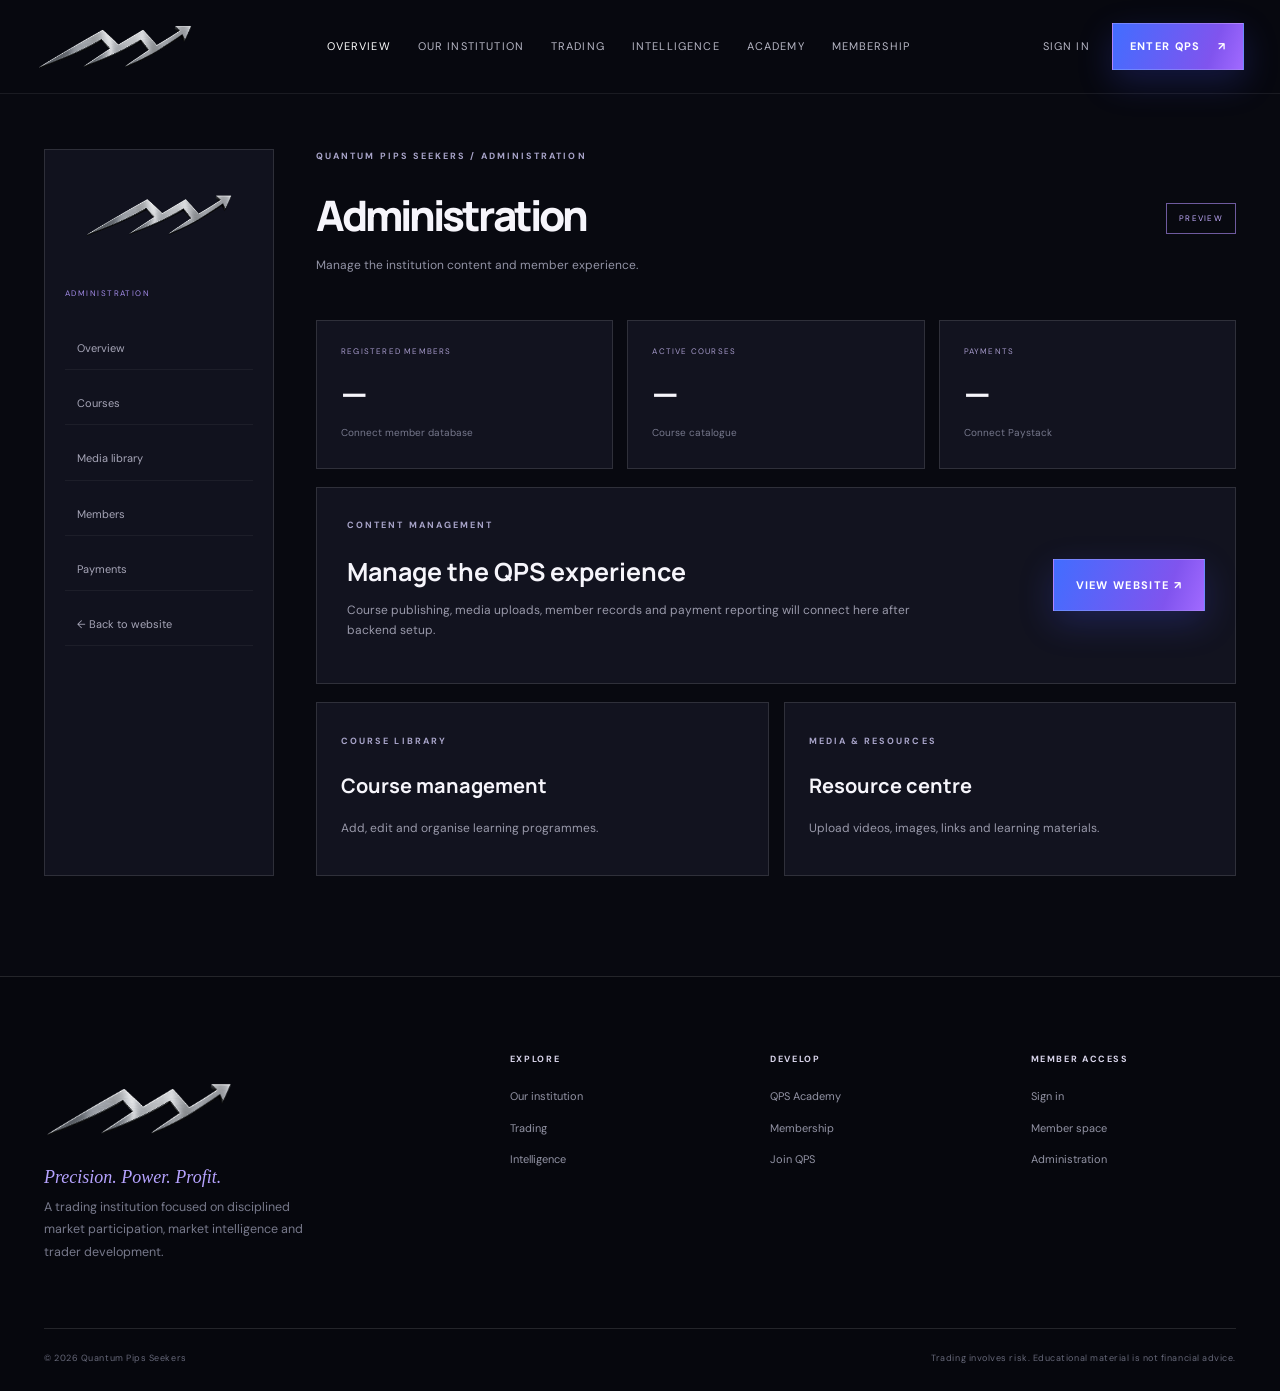
<file: Q.P.S site/admin.html>
<!doctype html>
<html lang="en">
    <head>
        <meta charset="utf-8">
        <meta name="viewport" content="width=device-width,initial-scale=1">
        <meta name="theme-color" content="#080910">
        <meta name="description" content="QPS Administration — Quantum Pips Seekers">
        <title>QPS Administration | Quantum Pips Seekers</title>
        <link rel="preconnect" href="https://fonts.googleapis.com">
        <link rel="preconnect" href="https://fonts.gstatic.com" crossorigin>
        <link href="https://fonts.googleapis.com/css2?family=DM+Sans:wght@400;500;600;700&family=Manrope:wght@400;500;600;700;800&display=swap" rel="stylesheet">
        <link rel="stylesheet" href="style.css">
    </head>
    <body class="dashboard-page">
        <header class="site-nav">
            <div class="nav-shell">
                <a class="brand" href="index.html">
                    <img src="assets/quantum-pips-seekers-logo.png" alt="Quantum Pips Seekers">
                </a><nav class="main-nav">
                    <a href="index.html">Overview</a>
                    <a href="about.html">Our institution</a>
                    <a href="results.html">Trading</a>
                    <a href="tools.html">Intelligence</a>
                    <a href="education.html">Academy</a>
                    <a href="community.html">Membership</a>
                </nav>
                <div class="nav-cta">
                    <a class="login-link" href="signin.html">Sign in</a>
                    <a class="button button-small" href="signup.html">Enter QPS <span>↗</span>
                    </a>
                </div>
                <button class="menu-toggle" aria-label="Open menu" aria-expanded="false">
                    <i></i><i></i>
                </button>
            </div>
        </header>
        <main>
            <section class="dashboard-wrap wrap">
                <aside class="dash-sidebar">
                    <img src="assets/quantum-pips-seekers-logo.png" alt="QPS">
                    <span>ADMINISTRATION</span>
                    <a href="#">Overview</a>
                    <a href="#">Courses</a>
                    <a href="#">Media library</a>
                    <a href="#">Members</a>
                    <a href="#">Payments</a>
                    <a href="index.html">← Back to website</a>
                </aside>
                <div class="dash-content">
                    <div class="dash-heading">
                        <div>
                            <p class="overline">QUANTUM PIPS SEEKERS / ADMINISTRATION</p>
                            <h1>Administration</h1>
                            <p>Manage the institution content and member experience.</p>
                        </div>
                        <span class="demo-pill">PREVIEW</span>
                    </div>
                    <div class="dash-metrics">
                        <article>
                            <span>REGISTERED MEMBERS</span>
                            <b>—</b><small>Connect member database</small>
                        </article>
                        <article>
                            <span>ACTIVE COURSES</span>
                            <b>—</b>
                            <small>Course catalogue</small>
                        </article>
                        <article>
                            <span>PAYMENTS</span>
                            <b>—</b>
                            <small>Connect Paystack</small>
                        </article>
                    </div>
                    <div class="dash-panel">
                        <div>
                            <p class="overline">CONTENT MANAGEMENT</p>
                            <h2>Manage the QPS experience</h2>
                            <p>Course publishing, media uploads, member records and payment reporting will connect here after backend setup.</p>
                        </div>
                        <a class="button" href="index.html">View website ↗</a>
                    </div>
                    <div class="dash-columns">
                        <article>
                            <span class="overline">COURSE LIBRARY</span>
                            <h3>Course management</h3>
                            <p>Add, edit and organise learning programmes.</p>
                        </article>
                        <article>
                            <span class="overline">MEDIA & RESOURCES</span>
                            <h3>Resource centre</h3>
                            <p>Upload videos, images, links and learning materials.</p>
                        </article>
                    </div>
                </div>
            </section>
        </main>
        <footer class="site-footer">
            <div class="footer-top">
                <div class="footer-brand">
                    <img src="assets/quantum-pips-seekers-logo.png" alt="Quantum Pips Seekers">
                    <p>Precision. Power. Profit.</p>
                    <small>A trading institution focused on disciplined market participation, market intelligence and trader development.</small>
                </div>
                <div>
                    <b>Explore</b>
                    <a href="about.html">Our institution</a>
                    <a href="results.html">Trading</a>
                    <a href="tools.html">Intelligence</a>
                </div>
                <div>
                    <b>Develop</b>
                    <a href="education.html">QPS Academy</a>
                    <a href="community.html">Membership</a>
                    <a href="signup.html">Join QPS</a>
                </div>
                <div>
                    <b>Member access</b>
                    <a href="signin.html">Sign in</a>
                    <a href="dashboard.html">Member space</a>
                    <a href="admin.html">Administration</a>
                </div>
            </div>
            <div class="footer-bottom"><span>© <span data-year></span> Quantum Pips Seekers</span>
                <span>Trading involves risk. Educational material is not financial advice.</span>
            </div>
        </footer>
        <script src="script.js">

        </script>
        </body>
        </html>
</file>
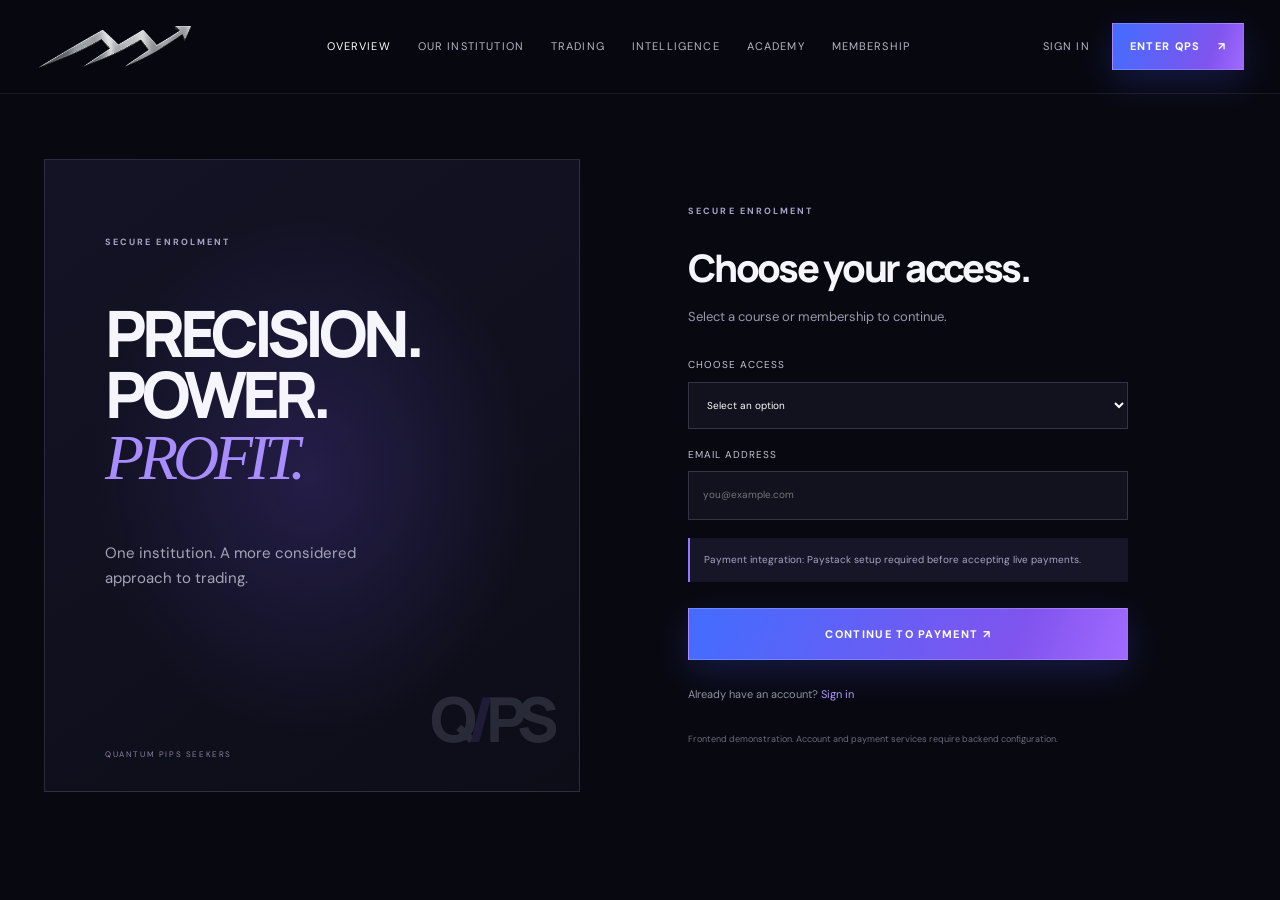
<file: Q.P.S site/checkout.html>
<!doctype html>
<html lang="en">
    <head>
        <meta charset="utf-8">
        <meta name="viewport" content="width=device-width,initial-scale=1">
        <meta name="theme-color" content="#080910">
        <meta name="description" content="Checkout — Quantum Pips Seekers">
        <title>Checkout | Quantum Pips Seekers</title>
        <link rel="preconnect" href="https://fonts.googleapis.com">
        <link rel="preconnect" href="https://fonts.gstatic.com" crossorigin>
        <link href="https://fonts.googleapis.com/css2?family=DM+Sans:wght@400;500;600;700&family=Manrope:wght@400;500;600;700;800&display=swap" rel="stylesheet">
        <link rel="stylesheet" href="style.css">
    </head>
    <body class="auth-page">
        <header class="site-nav">
            <div class="nav-shell">
                <a class="brand" href="index.html">
                    <img src="assets/quantum-pips-seekers-logo.png" alt="Quantum Pips Seekers">
                </a>
                <nav class="main-nav">
                    <a href="index.html">Overview</a>
                    <a href="about.html">Our institution</a>
                    <a href="results.html">Trading</a>
                    <a href="tools.html">Intelligence</a>
                    <a href="education.html">Academy</a>
                    <a href="community.html">Membership</a>
                </nav>
                <div class="nav-cta">
                    <a class="login-link" href="signin.html">Sign in</a>
                    <a class="button button-small" href="signup.html">Enter QPS <span>↗</span>
                    </a>
                </div>
                <button class="menu-toggle" aria-label="Open menu" aria-expanded="false">
                    <i></i><i></i>
                </button>
            </div>
        </header>
        <main>
            <section class="auth-layout wrap">
                <div class="auth-aside">
                    <p class="overline">SECURE ENROLMENT</p>
                    <h1>PRECISION.<br>POWER.<br>
                        <em>PROFIT.</em>
                    </h1>
                    <p>One institution. A more considered approach to trading.</p>
                    <div class="auth-mark">Q<span>/</span>PS</div>
                    <span class="auth-aside-foot">QUANTUM PIPS SEEKERS</span>
                </div>
                <div class="auth-main">
                    <div class="auth-card">
                        <p class="overline">SECURE ENROLMENT</p>
                        <h2>Choose your access.</h2>
                        <p>Select a course or membership to continue.</p>
                        <form data-demo-form>
                            <label>Choose access<select required>
                                <option value="">Select an option</option>
                                <option>Forex Foundations</option>
                                <option>Chart Reading</option>
                                <option>Trading Discipline</option>
                                <option>QPS Membership</option>
                            </select>
                        </label>
                        <label>Email address<input type="email" placeholder="you@example.com" required>
                        </label>
                        <div class="payment-note">Payment integration: Paystack setup required before accepting live payments.</div>
                        <button class="button" type="submit">Continue to payment ↗</button>
                    </form>
                    <div class="auth-switch">Already have an account? <a href="signin.html">Sign in</a>
                    </div>
                    <small class="demo-note">Frontend demonstration. Account and payment services require backend configuration.</small>
                </div>
            </div>
        </section>
    </main>
    <footer class="site-footer">
        <div class="footer-top">
            <div class="footer-brand">
                <img src="assets/quantum-pips-seekers-logo.png" alt="Quantum Pips Seekers">
                <p>Precision. Power. Profit.</p>
                <small>A trading institution focused on disciplined market participation, market intelligence and trader development.</small>
            </div>
            <div>
                <b>Explore</b>
                <a href="about.html">Our institution</a>
                <a href="results.html">Trading</a>
                <a href="tools.html">Intelligence</a>
            </div>
            <div>
                <b>Develop</b>
                <a href="education.html">QPS Academy</a>
                <a href="community.html">Membership</a>
                <a href="signup.html">Join QPS</a>
            </div>
            <div>
                <b>Member access</b>
                <a href="signin.html">Sign in</a>
                <a href="dashboard.html">Member space</a>
                <a href="admin.html">Administration</a>
            </div>
        </div>
        <div class="footer-bottom"><span>© <span data-year></span> Quantum Pips Seekers</span>
            <span>Trading involves risk. Educational material is not financial advice.</span>
        </div>
    </footer>
    <script src="script.js">

    </script>
    </body>
    </html>
</file>
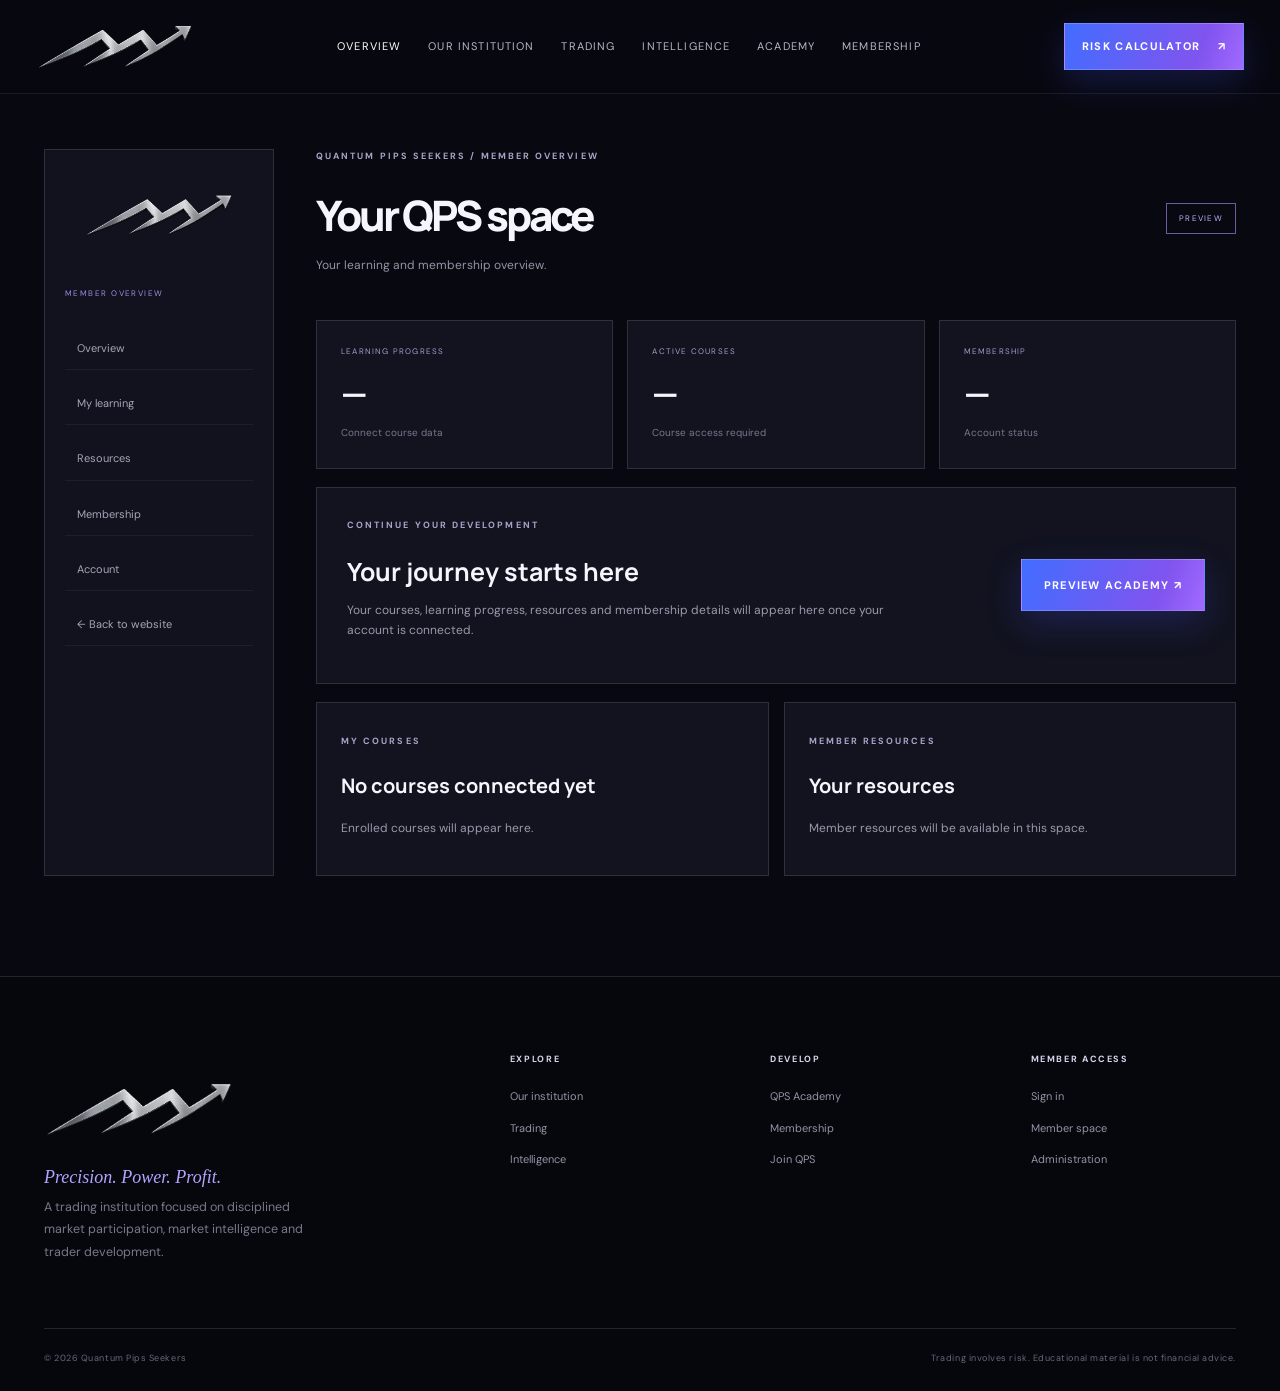
<file: Q.P.S site/dashboard.html>
<!doctype html>
<html lang="en">
    <head>
        <meta charset="utf-8">
        <meta name="viewport" content="width=device-width,initial-scale=1">
        <meta name="theme-color" content="#080910">
        <meta name="description" content="Member space — Quantum Pips Seekers">
        <title>Member space | Quantum Pips Seekers</title>
        <link rel="preconnect" href="https://fonts.googleapis.com"><link rel="preconnect" href="https://fonts.gstatic.com" crossorigin>
        <link href="https://fonts.googleapis.com/css2?family=DM+Sans:wght@400;500;600;700&family=Manrope:wght@400;500;600;700;800&display=swap" rel="stylesheet">
        <link rel="stylesheet" href="style.css">
    </head>
    <body class="dashboard-page">
        <header class="site-nav">
            <div class="nav-shell">
                <a class="brand" href="index.html">
                    <img src="assets/quantum-pips-seekers-logo.png" alt="Quantum Pips Seekers">
                </a>
                <nav class="main-nav">
                    <a href="index.html">Overview</a>
                    <a href="about.html">Our institution</a>
                    <a href="results.html">Trading</a>
                    <a href="tools.html">Intelligence</a>
                    <a href="education.html">Academy</a>
                    <a href="community.html">Membership</a>
                </nav>
                <div class="nav-cta">
                    <a class="button button-small" href="Risk_Calculator.html">Risk Calculator <span>↗</span>
                    </a>
                </div>
                <button class="menu-toggle" aria-label="Open menu" aria-expanded="false">
                    <i></i><i></i>
                </button>
            </div>
        </header>
        <main>
            <section class="dashboard-wrap wrap">
                <aside class="dash-sidebar">
                    <img src="assets/quantum-pips-seekers-logo.png" alt="QPS">
                    <span>MEMBER OVERVIEW</span>
                    <a href="#">Overview</a>
                    <a href="#">My learning</a>
                    <a href="#">Resources</a>
                    <a href="#">Membership</a>
                    <a href="#">Account</a>
                    <a href="index.html">← Back to website</a>
                </aside>
                <div class="dash-content">
                    <div class="dash-heading">
                        <div>
                            <p class="overline">QUANTUM PIPS SEEKERS / MEMBER OVERVIEW</p>
                            <h1>Your QPS space</h1>
                            <p>Your learning and membership overview.</p>
                        </div>
                        <span class="demo-pill">PREVIEW</span>
                    </div>
                    <div class="dash-metrics">
                        <article>
                            <span>LEARNING PROGRESS</span>
                            <b>—</b>
                            <small>Connect course data</small>
                        </article>
                        <article>
                            <span>ACTIVE COURSES</span>
                            <b>—</b>
                            <small>Course access required</small>
                        </article>
                        <article>
                            <span>MEMBERSHIP</span>
                            <b>—</b>
                            <small>Account status</small>
                        </article>
                    </div>
                    <div class="dash-panel">
                        <div>
                            <p class="overline">CONTINUE YOUR DEVELOPMENT</p>
                            <h2>Your journey starts here</h2>
                            <p>Your courses, learning progress, resources and membership details will appear here once your account is connected.</p>
                        </div>
                        <a class="button" href="education.html">Preview academy ↗</a>
                    </div>
                    <div class="dash-columns">
                        <article>
                            <span class="overline">MY COURSES</span>
                            <h3>No courses connected yet</h3>
                            <p>Enrolled courses will appear here.</p>
                        </article>
                        <article>
                            <span class="overline">MEMBER RESOURCES</span>
                            <h3>Your resources</h3>
                            <p>Member resources will be available in this space.</p>
                        </article>
                    </div>
                </div>
            </section>
        </main>
        <footer class="site-footer">
            <div class="footer-top">
                <div class="footer-brand">
                    <img src="assets/quantum-pips-seekers-logo.png" alt="Quantum Pips Seekers">
                    <p>Precision. Power. Profit.</p>
                    <small>A trading institution focused on disciplined market participation, market intelligence and trader development.</small>
                </div>
                <div>
                    <b>Explore</b>
                    <a href="about.html">Our institution</a>
                    <a href="results.html">Trading</a>
                    <a href="tools.html">Intelligence</a>
                </div>
                <div>
                    <b>Develop</b>
                    <a href="education.html">QPS Academy</a>
                    <a href="community.html">Membership</a>
                    <a href="signup.html">Join QPS</a>
                </div>
                <div>
                    <b>Member access</b>
                    <a href="signin.html">Sign in</a>
                    <a href="dashboard.html">Member space</a>
                    <a href="admin.html">Administration</a>
                </div>
            </div>
            <div class="footer-bottom"><span>© <span data-year></span> Quantum Pips Seekers</span>
                <span>Trading involves risk. Educational material is not financial advice.</span>
            </div>
        </footer>
        <script src="script.js">

        </script>
        </body>
        </html>
</file>
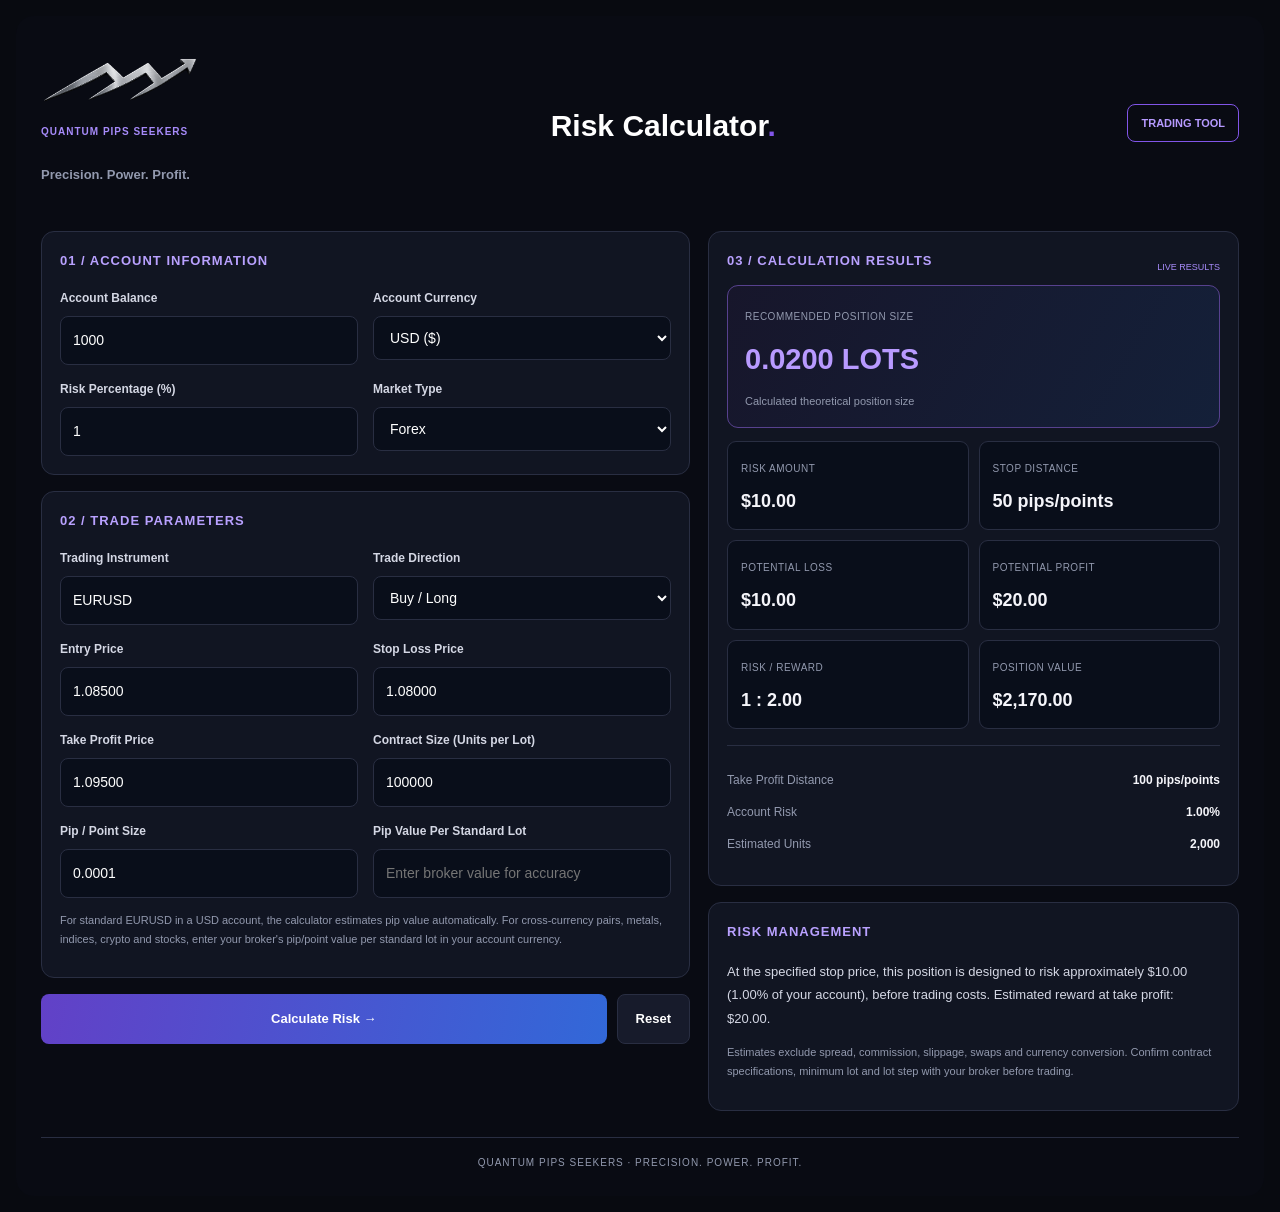
<file: Q.P.S site/Risk_Calculator.html>
<!DOCTYPE html>
<html lang="en">
<head>
  <meta charset="UTF-8">
  <meta name="viewport" content="width=device-width, initial-scale=1.0">
  <meta name="theme-color" content="#080910">
  <meta name="description" content="Quantum Pips Seekers — Quantum Pips Seekers">
  <title>Quantum Pips Seekers | Risk Calculator</title>
  <title>Quantum Pips Seekers | Quantum Pips Seekers</title>
  <link rel="preconnect" href="https://fonts.googleapis.com">
  <link rel="preconnect" href="https://fonts.gstatic.com" crossorigin>
  <link href="https://fonts.googleapis.com/css2?family=DM+Sans:wght@400;500;600;700&family=Manrope:wght@400;500;600;700;800&display=swap" rel="stylesheet">
  <link rel="stylesheet" href="style.css">

</head>
<body style="margin:0;padding:16px;background:#080a10">
<div class="qps-calculator" id="qps-calculator">
<header class="qps-header">
  <a class="brand" href="index.html">
    <img src="assets/quantum-pips-seekers-logo.png" alt="Quantum Pips Seekers"> 
    <span class="qps-brand">QUANTUM PIPS SEEKERS</span><h5><p>Precision. Power. Profit.</p></h5>
  </a>
  <div><h1>Risk Calculator<span>.</span></h1></div>
  <div class="qps-status">TRADING TOOL</div>
</header>
<div class="qps-layout">
<main>
<section class="qps-card">
<h3>01 / ACCOUNT INFORMATION</h3>
<div class="qps-grid">
<div><label for="balance">Account Balance</label><input id="balance" type="number" min="0" step="any" value="1000"></div>
<div><label for="currency">Account Currency</label><select id="currency"><option value="USD">USD ($)</option><option value="NGN">NGN (₦)</option><option value="GBP">GBP (£)</option><option value="EUR">EUR (€)</option><option value="USDT">USDT</option></select></div>
<div><label for="risk">Risk Percentage (%)</label><input id="risk" type="number" min="0.01" max="100" step="0.01" value="1"></div>
<div><label for="market">Market Type</label><select id="market"><option value="forex">Forex</option><option value="metal">Gold / Silver</option><option value="index">Indices</option><option value="crypto">Cryptocurrency</option><option value="stock">Stocks</option></select></div>
</div></section>
<section class="qps-card">
<h3>02 / TRADE PARAMETERS</h3>
<div class="qps-grid">
<div><label for="symbol">Trading Instrument</label><input id="symbol" value="EURUSD"></div>
<div><label for="direction">Trade Direction</label><select id="direction"><option value="buy">Buy / Long</option><option value="sell">Sell / Short</option></select></div>
<div><label for="entry">Entry Price</label><input id="entry" type="number" step="any" value="1.08500"></div>
<div><label for="stop">Stop Loss Price</label><input id="stop" type="number" step="any" value="1.08000"></div>
<div><label for="take">Take Profit Price</label><input id="take" type="number" step="any" value="1.09500"></div>
<div><label for="contract">Contract Size (Units per Lot)</label><input id="contract" type="number" min="0" step="any" value="100000"></div>
<div><label for="pip">Pip / Point Size</label><input id="pip" type="number" min="0" step="any" value="0.0001"></div>
<div><label for="pipValue">Pip Value Per Standard Lot</label><input id="pipValue" type="number" min="0" step="any" placeholder="Enter broker value for accuracy"></div>
</div>
<p class="qps-hint">For standard EURUSD in a USD account, the calculator estimates pip value automatically. For cross-currency pairs, metals, indices, crypto and stocks, enter your broker's pip/point value per standard lot in your account currency.</p>
</section>
<div class="qps-actions"><button id="calculate" class="qps-primary" type="button">Calculate Risk →</button><button id="reset" class="qps-secondary" type="button">Reset</button></div>
<p id="error" class="qps-error" role="alert" aria-live="polite"></p>
</main>
<aside>
<section class="qps-card">
<div class="qps-result-heading"><h3>03 / CALCULATION RESULTS</h3><span>LIVE RESULTS</span></div>
<div class="qps-lot"><small>RECOMMENDED POSITION SIZE</small><strong id="lots">— LOTS</strong><p>Calculated theoretical position size</p></div>
<div class="qps-metrics">
<div class="qps-metric"><small>RISK AMOUNT</small><strong id="riskAmount">—</strong></div>
<div class="qps-metric"><small>STOP DISTANCE</small><strong id="stopDistance">—</strong></div>
<div class="qps-metric"><small>POTENTIAL LOSS</small><strong id="loss">—</strong></div>
<div class="qps-metric"><small>POTENTIAL PROFIT</small><strong id="profit">—</strong></div>
<div class="qps-metric"><small>RISK / REWARD</small><strong id="rr">—</strong></div>
<div class="qps-metric"><small>POSITION VALUE</small><strong id="positionValue">—</strong></div>
</div>
<div class="qps-details">
<div><span>Take Profit Distance</span><strong id="takeDistance">—</strong></div>
<div><span>Account Risk</span><strong id="riskPercent">—</strong></div>
<div><span>Estimated Units</span><strong id="units">—</strong></div>
</div>
</section>
<section class="qps-card"><h3>RISK MANAGEMENT</h3><p id="riskNote" class="qps-note">Enter your trade details and calculate your position size.</p><p class="qps-hint">Estimates exclude spread, commission, slippage, swaps and currency conversion. Confirm contract specifications, minimum lot and lot step with your broker before trading.</p></section>
</aside>
</div>
<footer class="qps-footer">QUANTUM PIPS SEEKERS · PRECISION. POWER. PROFIT.</footer>
</div>
<script src="script.js">

</script>
</body>
</html>
</file>
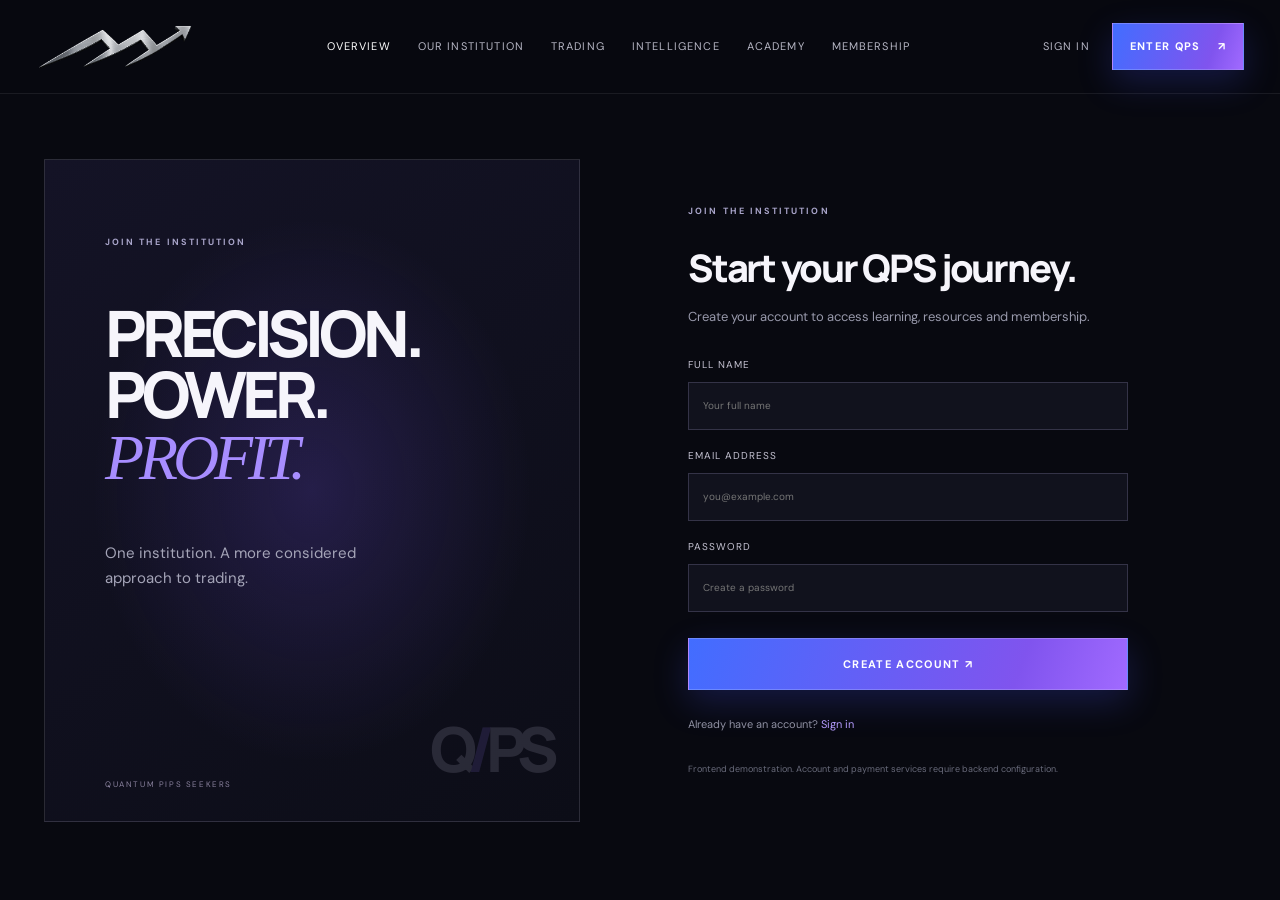
<file: Q.P.S site/signup.html>
<!doctype html>
<html lang="en">
    <head>
        <meta charset="utf-8">
        <meta name="viewport" content="width=device-width,initial-scale=1">
        <meta name="theme-color" content="#080910">
        <meta name="description" content="Create your account — Quantum Pips Seekers">
        <title>Create your account | Quantum Pips Seekers</title>
        <link rel="preconnect" href="https://fonts.googleapis.com">
        <link rel="preconnect" href="https://fonts.gstatic.com" crossorigin>
        <link href="https://fonts.googleapis.com/css2?family=DM+Sans:wght@400;500;600;700&family=Manrope:wght@400;500;600;700;800&display=swap" rel="stylesheet">
        <link rel="stylesheet" href="style.css"></head><body class="auth-page">
            <header class="site-nav">
                <div class="nav-shell">
                <a class="brand" href="index.html">
                    <img src="assets/quantum-pips-seekers-logo.png" alt="Quantum Pips Seekers">
                </a>
                <nav class="main-nav">
                    <a href="index.html">Overview</a>
                    <a href="about.html">Our institution</a>
                    <a href="results.html">Trading</a>
                    <a href="tools.html">Intelligence</a>
                    <a href="education.html">Academy</a>
                    <a href="community.html">Membership</a>
                </nav>
                <div class="nav-cta">
                    <a class="login-link" href="signin.html">Sign in</a>
                    <a class="button button-small" href="signup.html">Enter QPS <span>↗</span>
                    </a>
                </div>
                <button class="menu-toggle" aria-label="Open menu" aria-expanded="false">
                    <i>
                        
                    </i><i></i>
                </button>
            </div>
        </header>
        <main>
            <section class="auth-layout wrap">
                <div class="auth-aside">
                    <p class="overline">JOIN THE INSTITUTION</p>
                    <h1>PRECISION.<br>POWER.<br>
                        <em>PROFIT.</em>
                    </h1>
                    <p>One institution. A more considered approach to trading.</p>
                    <div class="auth-mark">Q<span>/</span>PS</div>
                    <span class="auth-aside-foot">QUANTUM PIPS SEEKERS</span>
                </div>
                <div class="auth-main">
                    <div class="auth-card">
                        <p class="overline">JOIN THE INSTITUTION</p>
                        <h2>Start your QPS journey.</h2>
                        <p>Create your account to access learning, resources and membership.</p>
                        <form data-demo-form>
                            <label>Full name<input type="text" placeholder="Your full name" required>
                            </label>
                            <label>Email address<input type="email" placeholder="you@example.com" required>
                            </label>
                            <label>Password<input type="password" placeholder="Create a password" required>
                            </label>
                            <button class="button" type="submit">Create account ↗</button>
                        </form>
                        <div class="auth-switch">Already have an account? <a href="signin.html">Sign in</a>
                        </div>
                        <small class="demo-note">Frontend demonstration. Account and payment services require backend configuration.</small>
                    </div>
                </div>
            </section>
        </main>
        <footer class="site-footer">
            <div class="footer-top">
                <div class="footer-brand">
                    <img src="assets/quantum-pips-seekers-logo.png" alt="Quantum Pips Seekers">
                    <p>Precision. Power. Profit.</p>
                    <small>A trading institution focused on disciplined market participation, market intelligence and trader development.</small>
                </div>
                <div>
                    <b>Explore</b>
                    <a href="about.html">Our institution</a>
                    <a href="results.html">Trading</a>
                    <a href="tools.html">Intelligence</a>
                </div>
                <div>
                    <b>Develop</b>
                    <a href="education.html">QPS Academy</a>
                    <a href="community.html">Membership</a>
                    <a href="signup.html">Join QPS</a>
                </div>
                <div>
                    <b>Member access</b>
                    <a href="signin.html">Sign in</a>
                    <a href="dashboard.html">Member space</a>
                    <a href="admin.html">Administration</a>
                </div>
            </div>
            <div class="footer-bottom">
                <span>© <span data-year>
                </span> Quantum Pips Seekers</span>
                <span>Trading involves risk. Educational material is not financial advice.</span>
            </div>
        </footer>
        <script src="script.js">

        </script>
        </body>
        </html>
</file>
<file: Q.P.S site/style.css>
:root{--ink:#080910;
    --ink2:#0d101c;
    --panel:#111522;
    --panel2:#171b2b;
    --white:#f6f5fb;
    --muted:#a7a8b8;
    --muted2:#777b90;
    --blue:#416cff;
    --violet:#9561ff;
    --line:rgba(255,255,255,.12);
    --serif:Georgia,'Times New Roman',serif;
    --sans:'DM Sans',Arial,sans-serif;
    --display:'Manrope','DM Sans',sans-serif;
    --max:1280px}
*{
    box-sizing:border-box}
html{
    scroll-behavior:smooth}
body{
    margin:0;
        background:var(--ink);
        color:var(--white);
        font-family:var(--sans);
        font-size:15px;
        line-height:1.65;
        overflow-x:hidden}
 a{
    color:inherit;
    text-decoration:none}
img{
    max-width:100%;
    display:block}
    button,input,select{font:inherit}
.wrap{
    width:min(var(--max),calc(100% - 88px));
    margin-inline:auto}
.site-nav{
    height:94px;
    position:sticky;
    top:0;
    z-index:50;
    background:rgba(8,9,16,.9);
    backdrop-filter:blur(22px);
    border-bottom:1px solid rgba(255,255,255,.08)}
.nav-shell{
    width:min(1440px,calc(100% - 72px));
    height:100%;
    margin:auto;
    display:flex;
    align-items:center;
    justify-content:space-between;
    gap:28px}
.brand{
    width:158px;
    flex:none
}
.brand img{
    width:100%;
    height:77px;
    object-fit:contain;
    object-position:left center
}
.main-nav{
    display:flex;
    align-items:center;
    gap:clamp(16px,2.1vw,32px);
    height:100%}
.main-nav a,.login-link{
    font-size:11px;
    letter-spacing:.105em;
    text-transform:uppercase;
    color:#b6b6c4;
    transition:.25s}
.main-nav a:hover,.login-link:hover{
    color:#fff}
.main-nav a:first-child{
    color:#fff}
.nav-cta{
    display:flex;
    align-items:center;gap:22px}
.button{
    display:inline-flex;
    align-items:center;
    justify-content:center;
    gap:24px;
    padding:16px 22px;
    background:linear-gradient(110deg,#426dff,#8054ee 75%,#a16aff);
    color:white;
    font-size:11px;
    font-weight:700;
    letter-spacing:.12em;
    text-transform:uppercase;
    border:1px solid rgba(255,255,255,.2);
    box-shadow:0 12px 35px rgba(75,87,255,.22);
    transition:transform .25s,box-shadow .25s,filter .25s;
    cursor:pointer}
.button:hover{
    transform:translateY(-3px);
    box-shadow:0 18px 45px rgba(75,87,255,.35);
    filter:brightness(1.1)}
.button-small{
    padding:13px 17px;
    gap:17px}
.button-outline{
    background:transparent;
    border-color:rgba(255,255,255,.28);
    box-shadow:none}
.button-light{background:#f0edff;
    color:#141322;
    box-shadow:none}
.menu-toggle{
    display:none;
    background:none;
    border:0}
.hero-stage{
    min-height:750px;
    position:relative;
    overflow:hidden;
    background:#080910}
.hero-backdrop{
    position:absolute;
    inset:0;
    background:radial-gradient(ellipse at 73% 42%,rgba(67,66,180,.2),transparent 34%),radial-gradient(ellipse at 92% 16%,rgba(52,104,255,.13),transparent 25%),linear-gradient(105deg,#090a12 0%,#0a0b15 48%,#0d0d1c 100%)}
.hero-backdrop:before{
    content:"";
    position:absolute;
    inset:0;
    background-image:linear-gradient(rgba(163,163,204,.055) 1px,transparent 1px),linear-gradient(90deg,rgba(163,163,204,.055) 1px,transparent 1px);
    background-size:76px 76px;
    mask-image:linear-gradient(90deg,transparent 0%,#000 48%,#000 100%);
    opacity:.45}
.hero-topline,.hero-bottom{
    position:relative;
    z-index:2;
    display:flex;
    justify-content:space-between;
    align-items:center;
    color:#88899b;
    font-size:9px;
    letter-spacing:.18em}
.hero-topline{
    height:66px;
    border-bottom:1px solid var(--line)}
.pulse{
    display:inline-block;
    width:6px;
    height:6px;
    border-radius:50%;
    background:#8d75ff;
    box-shadow:0 0 14px #8d75ff;
    margin-right:10px}
.hero-layout{
    position:relative;
    z-index:2;
    display:grid;
    grid-template-columns:.94fr 1.06fr;gap:5%;
    align-items:center;
    min-height:600px;
    padding-top:28px;
    padding-bottom:55px}
.hero-message{
    padding:35px 0 12px}
.overline{
    font-size:9px;
    letter-spacing:.23em;
    font-weight:700;
    color:#a8a4c9;
    text-transform:uppercase;
    margin:0 0 22px}
.hero-message h1,.interior-hero h1{
    font:800 clamp(66px,8vw,112px)/.92 var(--display);
    letter-spacing:-.085em;
    margin:0 0 28px}
.hero-message h1 em,.interior-hero h1 em,.section h2 em,.section-heading h2 em,.manifesto-copy h2 em,.academy-copy h2 em,.membership-strip h2 em,.closing-section h2 em{
    font-family:var(--serif);
    font-weight:400;
    color:#a18aff;
    letter-spacing:-.06em}
.hero-lede{
    max-width:475px;
    color:#b7b7c7;
    font-size:15px;
    line-height:1.9}
.hero-buttons{
    display:flex;
    gap:12px;
    flex-wrap:wrap;
    margin:32px 0 53px}
.hero-meta{
    display:flex;
    gap:30px;
    border-top:1px solid var(--line);
    padding-top:22px}
.hero-meta div{
    display:flex;
    align-items:center;
    gap:10px}
.hero-meta b{
    font:500 20px var(--display);
    color:#9b85ff}
.hero-meta span{
    font-size:8px;
    line-height:1.45;
    letter-spacing:.13em;
    color:#a3a3b3}
.hero-art{
    height:480px;
    position:relative;
    display:flex;
    align-items:center;
    justify-content:center}
.art-orbit{
    position:absolute;
    border:1px solid rgba(144,119,255,.23);
    border-radius:50%;
    width:480px;
    height:480px;
    transform:rotate(-26deg) scaleY(.62)}
.orbit-two{
    width:570px;
    height:570px;
    border-color:rgba(74,127,255,.17);
    transform:rotate(36deg) scaleY(.55)}
.art-crosshair{
    position:absolute;
    width:540px;
    height:300px;
    border:1px solid rgba(255,255,255,.06);
    transform:rotate(-22deg);
    background:linear-gradient(90deg,transparent 49.8%,rgba(255,255,255,.07) 50%,transparent 50.2%),linear-gradient(transparent 49.8%,rgba(255,255,255,.07) 50%,transparent 50.2%)}
.art-kicker{
    position:absolute;
    top:28px;
    left:4%;
    right:0;
    display:flex;
    justify-content:space-between;
    font-size:8px;
    letter-spacing:.19em;
    color:#a2a0b6}
.art-kicker span{
    color:#666a83}
.chart-window{
    position:relative;
    width:95%;
    max-width:600px;
    padding:17px 18px 14px;
    background:linear-gradient(145deg,rgba(18,20,39,.94),rgba(9,11,22,.92));
    border:1px solid rgba(161,143,255,.32);
    box-shadow:0 28px 100px rgba(0,0,0,.55),0 0 60px rgba(103,76,255,.12);
    transform:perspective(1100px) rotateY(-8deg) rotateX(3deg)}
.chart-head,.chart-axis{
    display:flex;
    justify-content:space-between;
    font-size:8px;
    letter-spacing:.15em;
    color:#aaa8bf}
.chart-status{
    color:#a88cff}
.chart-window img{
    width:100%;
    height:270px;
    object-fit:cover;
    opacity:.82;
    margin:14px 0 12px;
    filter:saturate(1.25) contrast(1.05)}
.chart-axis{
    color:#74768f}
.art-caption{
    position:absolute;
    right:1%;
    bottom:30px;
    display:flex;
    align-items:center;
    gap:12px;
    font-size:8px;
    letter-spacing:.2em;
    color:#a8a2c7}
.caption-line{
    width:36px;
    height:1px;
    background:#9a7cff}
.floating-index{
    position:absolute;
    left:3%;
    bottom:45px;
    font:800 28px var(--display);
    letter-spacing:-.1em;
    color:#f5f2ff;
    text-shadow:0 0 30px #846cff}
.floating-index span{
    color:#8d72ff;
    padding:0 4px}
.hero-bottom{
    height:55px;
    border-top:1px solid var(--line)}
.ticker-band{
    overflow:hidden;
    background:#11101c;
    border-block:1px solid rgba(156,131,255,.2)}
.ticker-inner{
    height:65px;
    display:flex;
    align-items:center;
    justify-content:space-around;
    gap:28px;
    white-space:nowrap;
    color:#b7b1d0;
    font-size:9px;
    letter-spacing:.2em}
.ticker-inner b{
    color:#8e70ff;
    font-size:17px}
.section{
    padding:125px 0}
.section-index{
    font-size:9px;
    letter-spacing:.2em;
    color:#8e7bcb;
    text-transform:uppercase;
    margin-bottom:36px}
.section-index span{
    color:#737386;
    margin-left:12px}
.intro-block{
    padding-top:132px;
    padding-bottom:145px}
.intro-grid{
    display:grid;
    grid-template-columns:1fr .7fr;
    gap:13%;
    align-items:end}
.intro-grid h2,.section-heading h2,.manifesto-copy h2,.academy-copy h2,.membership-strip h2{
    font:800 clamp(48px,6vw,78px)/1.02 var(--display);
    letter-spacing:-.075em;
    margin:0}
.intro-grid h2 em,.section-heading h2 em,.manifesto-copy h2 em,.academy-copy h2 em,.membership-strip h2 em{
    color:#a48bff}
.intro-copy p,.long-copy p,.manifesto-copy>p:not(.overline),.academy-copy>p:not(.overline),.member-inner>div>p:not(.overline){
    color:#aaaabb;
    line-height:1.95;
    font-size:14px}
.underlink{
    display:inline-flex;
    gap:22px;
    align-items:center;
    margin-top:22px;
    padding-bottom:9px;
    border-bottom:1px solid #8068d5;
    color:#e6e2fa;
    font-size:10px;
    letter-spacing:.14em;
    text-transform:uppercase}
.underlink span{
    color:#a58aff;
    font-size:16px}
.ecosystem-section{
    padding:120px 0 135px;
    background:linear-gradient(180deg,#0e0e18,#0b0c14);
    border-block:1px solid rgba(255,255,255,.07)}
.section-heading{
    display:flex;
    justify-content:space-between;
    align-items:end;
    gap:40px;
    margin-bottom:55px}
.section-heading h2{
    font-size:clamp(46px,5vw,68px)}
.section-heading>p{
    max-width:360px;
    color:#9999ac;
    font-size:13px;
    line-height:1.9}
.ecosystem-grid{
    display:grid;
    grid-template-columns:repeat(3,1fr);gap:18px}
.eco-card{
    background:#12131e;
    border:1px solid rgba(255,255,255,.1);
    transition:.35s;
    min-width:0}
.eco-card:hover{
    transform:translateY(-8px);
    border-color:rgba(151,124,255,.55);
    box-shadow:0 22px 55px rgba(0,0,0,.35)}
.eco-image{
    height:230px;
    position:relative;
    overflow:hidden;
    background:#17172a}
.eco-image:after{
    content:"";
    position:absolute;
    inset:0;
    background:linear-gradient(180deg,rgba(4,5,12,.05),rgba(5,6,13,.7))}
.eco-image img{
    width:100%;
    height:100%;
    object-fit:cover;
    transition:transform .6s;filter:saturate(.82)}
.eco-card:hover .eco-image img{transform:scale(1.06)}.eco-number{
    position:absolute;
    z-index:2;
    left:22px;
    top:20px;
    font-size:8px;
    letter-spacing:.2em;
    color:#f1edff}
.eco-arrow{
    position:absolute;
    z-index:2;
    right:20px;
    bottom:14px;
    font-size:26px;
    color:#c5b5ff}
.eco-content{
    padding:27px 28px 30px}
.eco-content .overline{
    font-size:8px;
    color:#9583d2;
    margin-bottom:12px}
.eco-content h3{
    font:700 27px var(--display);
    letter-spacing:-.05em;
    margin:0 0 10px}
.eco-content p{
    color:#9e9eae;
    font-size:12px;
    line-height:1.8;
    min-height:66px}
.card-link{
    display:flex;
    justify-content:space-between;
    border-top:1px solid var(--line);
    padding-top:18px;
    margin-top:22px;
    color:#d9d3f4;
    font-size:9px;
    letter-spacing:.14em;
    text-transform:uppercase}
.card-link b{
    color:#a58aff;
    font-size:16px}
.manifesto-section{
    display:grid;
    grid-template-columns:1fr 1fr;
    min-height:570px;
    background:#090a12}
.manifesto-art{
    position:relative;
    min-height:570px;
    overflow:hidden;
    background:radial-gradient(ellipse at 50% 50%,rgba(94,67,196,.25),transparent 58%),linear-gradient(135deg,#10101d,#090a12);
    display:grid;
    place-items:center}
.manifesto-ring{
    position:absolute;
    width:450px;
    height:450px;
    border:1px solid rgba(148,121,255,.35);
    border-radius:50%;
    box-shadow:0 0 0 45px rgba(125,94,220,.035),0 0 0 90px rgba(125,94,220,.025)}
.manifesto-monogram{
    font:800 100px var(--display);
    letter-spacing:-.15em;
    color:#f2edff;
    text-shadow:0 0 55px rgba(154,125,255,.4);z-index:1}
.manifesto-monogram span{
    color:#9d7aff}
.manifesto-coordinate{
    position:absolute;
    bottom:40px;
    left:50%;
    transform:translateX(-50%);
    white-space:nowrap;
    color:#7e7899;
    font-size:8px;
    letter-spacing:.25em}
.manifesto-copy{
    align-self:center;
    padding:90px clamp(45px,8vw,130px)}
.manifesto-copy .section-index{
    margin-bottom:48px}
.manifesto-copy h2{
    font-size:clamp(48px,5vw,70px);
    font-weight:800;
    line-height:1.02;
    letter-spacing:-.075em;
    margin:0 0 28px}
.manifesto-copy>p:not(.overline){
    max-width:440px}
.academy-feature{
    display:grid;
    grid-template-columns:1fr 1fr;
    gap:10%;
    align-items:center;
    padding-top:130px;
    padding-bottom:130px}
.academy-photo{
    height:420px;
    position:relative;
    overflow:hidden;
    border:1px solid rgba(154,129,255,.25)}
.academy-photo:after{
    content:"";
    position:absolute;
    inset:0;
    background:linear-gradient(0deg,rgba(7,7,15,.72),transparent 50%)}
.academy-photo img{
    width:100%;
    height:100%;
    object-fit:cover}
.academy-photo span{
    position:absolute;
    z-index:2;
    bottom:24px;
    left:25px;
    font-size:9px;
    letter-spacing:.2em}
.academy-copy h2{
    font-size:clamp(44px,5vw,66px)}
.academy-copy .button{
    margin-top:24px}
.membership-strip{
    background:linear-gradient(110deg,#38236d,#201c53 48%,#162b62);
    border-block:1px solid rgba(255,255,255,.18);
    position:relative;
    overflow:hidden}
.membership-strip:after{
    content:"QPS";
    position:absolute;
    right:-2%;
    top:-90px;
    font:800 300px var(--display);
    letter-spacing:-.13em;
    color:rgba(255,255,255,.035)}
.member-inner{
    min-height:360px;
    display:flex;
    align-items:center;
    justify-content:space-between;
    gap:40px;
    position:relative;
    z-index:1;
    padding-block:60px}
.member-inner>div{
    max-width:650px}
.member-inner .overline{
    color:#d3c7ff}
.membership-strip h2{
    font-size:clamp(46px,5vw,68px)}
.membership-strip h2 em{
    color:#d2c5ff}
.member-inner>div>p:not(.overline){
    color:#d2cce7;
    max-width:500px}
.closing-section{
    display:grid;
    grid-template-columns:1fr 1fr;
    align-items:end;
    gap:40px;
    padding-top:130px;
    padding-bottom:140px}
.closing-section h2{
    font:800 clamp(56px,7vw,88px)/.95 var(--display);
    letter-spacing:-.09em;
    margin:0}
.closing-section h2 em{
    color:#967bff}
.closing-section>div{
    justify-self:end;
    max-width:310px}
.closing-section>div p{
    color:#9e9eaf;
    font-size:13px}
.site-footer{
    background:#06070d;
    border-top:1px solid var(--line);
    padding:75px max(44px,calc((100vw - var(--max))/2)) 25px}
.footer-top{
    display:grid;
    grid-template-columns:2fr 1fr 1fr 1fr;
    gap:55px;
    padding-bottom:65px}
.footer-brand img{
    width:190px;
    height:115px;
    object-fit:contain;
    object-position:left center}
.footer-brand p{
    font:italic 18px var(--serif);
    color:#b6a3ff;
    margin:0 0 8px}
.footer-brand small{
    display:block;
    color:#77798b;
    max-width:280px;
    line-height:1.8}
.footer-top>div:not(:first-child){
    display:flex;
    flex-direction:column;
    gap:13px}
.footer-top>div>b{
    font-size:9px;
    letter-spacing:.18em;
    text-transform:uppercase;
    color:#d9d5eb;
    margin-bottom:8px}
.footer-top a{
    font-size:11px;
    color:#9293a4}
.footer-top a:hover{
    color:white}
.footer-bottom{
    border-top:1px solid var(--line);
    padding-top:22px;
    display:flex;
    justify-content:space-between;
    gap:20px;color:#666879;
    font-size:9px;
    letter-spacing:.06em}
/* Interior page system */
.interior-hero{
    padding-top:95px;
    position:relative;
    min-height:600px}
.interior-hero .section-index{
    margin-bottom:45px}
.interior-hero h1{
    font-size:clamp(58px,7.6vw,96px);
    margin-bottom:24px}
.interior-lede{
    max-width:610px;
    color:#a8a8ba;
    font-size:15px;
    line-height:1.9}
.interior-hero-art{
    height:255px;
    max-width:100%;
    margin-top:55px;
    position:relative;
    overflow:hidden;
    border:1px solid rgba(153,128,255,.22);
    background:#11121e}
.interior-hero-art:after{
    content:"";
    position:absolute;
    inset:0;
    background:linear-gradient(90deg,rgba(8,9,16,.75),transparent 65%),linear-gradient(0deg,rgba(8,9,16,.65),transparent 60%)}
.interior-hero-art img{
    width:100%;
    height:100%;
    object-fit:cover;
    opacity:.72}
.interior-hero-art span{
    position:absolute;
    z-index:2;
    left:28px;
    bottom:22px;
    font-size:9px;
    letter-spacing:.2em;
    color:#e3ddff}
.split-section{
    display:grid;
    grid-template-columns:.8fr 1fr;
    gap:15%;
    align-items:start}
.split-section h2,.values-section h2{
    font:800 clamp(48px,5vw,68px)/1.02 var(--display);
    letter-spacing:-.075em;
    margin:0}
.long-copy p{
    margin:0 0 22px}
.values-section{
    padding:110px 0;
    background:#0e0f19;
    border-block:1px solid var(--line)}
.values-section .section-heading{
    margin-bottom:42px}
.value-grid{
    display:grid;
    grid-template-columns:repeat(4,1fr);
    border-top:1px solid var(--line);
    border-bottom:1px solid var(--line)}
.value-grid article{
    padding:30px 25px 35px 0;
    border-right:1px solid var(--line);
    margin-right:25px}
.value-grid article:last-child{
    border:0;
    margin:0}
.value-grid article>b{
    font:500 14px var(--display);
    color:#9e83ff}
.value-grid h3{
    font:700 23px var(--display);
    margin:28px 0 10px}
.value-grid p{
    color:#9394a7;
    font-size:12px;
    line-height:1.85}
.feature-grid{
    display:grid;
    grid-template-columns:repeat(4,1fr);
    border-top:1px solid var(--line);
    border-bottom:1px solid var(--line)}
.feature-grid article{
    padding:25px 24px 32px 0;
    border-right:1px solid var(--line);
    margin-right:24px}
.feature-grid article:last-child{
    border:0;margin:0}
.feature-no{
    font-size:8px;
    letter-spacing:.18em;
    color:#9683d5}
.line-icon{
    font-size:32px;
    color:#a48aff;
    margin:30px 0 14px}
.feature-grid h3{
    font:700 20px var(--display);
    margin:0 0 10px}
.feature-grid p{
    color:#9999aa;
    font-size:12px;
    line-height:1.85}
.course-grid{
    display:grid;
    grid-template-columns:repeat(3,1fr);
    gap:16px}
.course-grid article{
    padding:30px;
    background:linear-gradient(145deg,#171726,#0d0e17);
    border:1px solid var(--line);
    min-height:260px;
    transition:.25s}
.course-grid article:hover{
    border-color:#8068db;
    transform:translateY(-5px)}
.course-top{
    display:flex;
    justify-content:space-between;
    color:#a28bea;
    font-size:8px;
    letter-spacing:.15em}
.course-grid h3{
    font:700 26px var(--display);
    margin:44px 0 12px}
.course-grid p{
    color:#9999aa;
    font-size:12px;
    line-height:1.85}
.course-grid a{
    display:inline-block;
    margin-top:20px;
    color:#d6cbff;
    font-size:9px;
    letter-spacing:.15em;
    text-transform:uppercase}
.auth-layout{
    display:grid;
    grid-template-columns:.9fr 1.1fr;
    min-height:690px;
    padding-block:65px}
.auth-aside{
    position:relative;
    padding:75px 60px;
    background:radial-gradient(ellipse at 50% 50%,rgba(92,66,185,.27),transparent 58%),linear-gradient(145deg,#141326,#0c0d17);
    border:1px solid var(--line);
    overflow:hidden}
.auth-aside h1{
    font:800 clamp(45px,5vw,70px)/.95 var(--display);
    letter-spacing:-.08em}
.auth-aside h1 em{
    font-family:var(--serif);
    color:#a78dff;
    font-weight:400}
.auth-aside>p:not(.overline){
    color:#a5a5b8;
    max-width:300px}
.auth-mark{
    position:absolute;
    right:30px;
    bottom:30px;
    font:800 62px var(--display);
    letter-spacing:-.15em;
    color:#e7e1ff;
    opacity:.13}
.auth-mark span{
    color:#9c7dff}
.auth-aside-foot{
    position:absolute;
    bottom:30px;
    left:60px;
    font-size:8px;
    letter-spacing:.2em;
    color:#8a829e}
.auth-main{
    display:grid;
    place-items:center;
    padding:45px}
.auth-card{
    width:min(100%,440px)}
.auth-card h2{
    font:800 38px var(--display);
    letter-spacing:-.06em;
    margin:0 0 8px}
.auth-card>p:not(.overline){
    color:#9899ab;
    font-size:13px;
    margin-bottom:30px}
.auth-card form{
    display:grid;
    gap:18px}
.auth-card label{
    display:grid;
    gap:8px;
    color:#c5c3d2;
    font-size:10px;
    letter-spacing:.1em;
    text-transform:uppercase}
.auth-card input,.auth-card select{
    width:100%;
    padding:15px 14px;
    background:#11121d;
    border:1px solid #343347;
    color:white;
    outline:none}
.auth-card input:focus,.auth-card select:focus{
    border-color:#9879ff}
.auth-card form .button{
    width:100%;
    margin-top:8px}
.auth-switch{
    margin-top:25px;
    color:#8f90a2;
    font-size:11px}
.auth-switch a{
    color:#b59cff}
.demo-note{
    display:block;
    margin-top:28px;
    color:#696b7b;
    font-size:9px;
    line-height:1.7}
.payment-note{
    padding:14px;
    background:#171528;
    border-left:2px solid #9478ff;
    color:#aaa3c6;
    font-size:10px}
.dashboard-wrap{
    display:grid;
    grid-template-columns:230px 1fr;
    gap:42px;
    padding-block:55px 100px;
    min-height:670px}
.dash-sidebar{
    padding:20px;
    background:#11121e;
    border:1px solid var(--line);
    display:flex;
    flex-direction:column;
    align-items:stretch;
    gap:12px}
.dash-sidebar img{
    width:150px;
    height:90px;
    object-fit:contain;
    margin:0 auto 15px}
.dash-sidebar>span{
    font-size:8px;
    letter-spacing:.18em;
    color:#a28be7;
    margin:0 0 15px}
.dash-sidebar a{
    padding:12px;
    color:#a6a5b7;
    font-size:11px;
    border-bottom:1px solid rgba(255,255,255,.05)}
.dash-sidebar a:hover{
    color:white;
    background:#1a1930}
.dash-heading{
    display:flex;
    justify-content:space-between;
    align-items:center;
    margin-bottom:32px}
.dash-heading h1{
    font:800 42px var(--display);
    letter-spacing:-.07em;
    margin:0}
.dash-heading p:not(.overline){
    color:#9293a5;
    font-size:12px}
.demo-pill{
    font-size:8px;
    letter-spacing:.16em;
    color:#c3adff;
    border:1px solid #6e5a9f;
    padding:8px 12px}
.dash-metrics{
    display:grid;
    grid-template-columns:repeat(3,1fr);
    gap:14px}
.dash-metrics article,.dash-panel,.dash-columns article{
    padding:24px;
    background:#12131f;
    border:1px solid var(--line)}
.dash-metrics span{
    display:block;
    color:#a69acb;
    font-size:8px;
    letter-spacing:.15em}
.dash-metrics b{
    display:block;
    font:700 34px var(--display);
    margin:12px 0 3px}
.dash-metrics small{
    color:#76788c;
    font-size:10px}
.dash-panel{
    margin-top:18px;
    display:flex;
    justify-content:space-between;
    align-items:center;
    gap:25px;
    padding:30px}
.dash-panel h2{
    font:700 25px var(--display);
    margin:0 0 8px}
.dash-panel p:not(.overline){
    color:#9999aa;
    font-size:12px;
    max-width:570px}
.dash-columns{
    display:grid;
    grid-template-columns:1fr 1fr;
    gap:15px;
    margin-top:18px}
.dash-columns h3{
    font:700 20px var(--display)}
.dash-columns p{
    color:#9999aa;
    font-size:12px}
.auth-page .site-footer{
    display:none}
.dashboard-page .site-footer{
    margin-top:0}
@media(max-width:1050px){
    .wrap{
        width:calc(100% - 56px)}
    .nav-shell{
        width:calc(100% - 48px)}
    .brand{
        width:125px}
    .main-nav{
        gap:14px}
    .main-nav a{
        font-size:9px}
    .nav-cta{
        gap:12px}
    .hero-layout{
        grid-template-columns:1fr 1fr;gap:2%}
    .hero-message h1{
        font-size:clamp(62px,7.4vw,88px)}
    .hero-art{
        transform:scale(.94)}
    .value-grid,.feature-grid{
        grid-template-columns:repeat(2,1fr);row-gap:25px}
    .value-grid article:nth-child(2),.feature-grid article:nth-child(2){
        border-right:0;margin-right:0}
    .value-grid article:nth-child(3),.feature-grid article:nth-child(3){
        border-top:1px solid var(--line);padding-top:25px}
    .value-grid article:nth-child(4),.feature-grid article:nth-child(4){
        border-top:1px solid var(--line);padding-top:25px}}
@media(max-width:760px){
    .wrap{
        width:calc(100% - 38px)}
    .site-nav{
        height:76px}
    .nav-shell{
        width:calc(100% - 34px)}
    .brand{
        width:115px}
    .brand img{
        height:66px}
    .main-nav{
        display:none}
    .nav-cta{
        margin-left:auto}
    .nav-cta .login-link{
        display:none}
    .nav-cta .button{
        padding:11px 13px;
        font-size:9px}
    .menu-toggle{
        display:flex;
        flex-direction:column;
        gap:5px;
        padding:10px}
    .menu-toggle i{
        width:21px;
        height:1px;
        background:white}
    .main-nav.open{
        display:flex;
        position:absolute;
        top:76px;
        left:0;
        right:0;
        height:auto;
        padding:22px;
        background:#0c0d17;
        border-bottom:1px solid var(--line);
        flex-direction:column;
        align-items:flex-start;
        gap:19px}
    .main-nav.open a{
        font-size:11px}
    .hero-stage{
        min-height:auto}
    .hero-topline{
        height:52px;
        font-size:7px;
        letter-spacing:.1em}
    .hero-topline span:last-child{
        display:none}
    .hero-layout{
        grid-template-columns:1fr;
        min-height:0;
        padding-top:35px;
        padding-bottom:30px}
    .hero-message{
        padding:20px 0}
    .hero-message h1{
        font-size:clamp(62px,15vw,92px)}
    .hero-lede{
        font-size:13px}
    .hero-buttons{
        margin:25px 0 35px}
    .hero-meta{
        gap:16px}
    .hero-meta span{
        font-size:7px}
    .hero-art{
        height:340px;
        transform:none;
        margin-top:5px}
    .art-orbit{
        width:330px;
        height:330px}
    .orbit-two{
        width:390px;
        height:390px}
    .chart-window{
        width:100%;
        transform:none;
        padding:12px}
    .chart-window img{
        height:190px}
    .art-kicker{
        top:0}
    .floating-index{
        bottom:10px}
    .art-caption{
        bottom:10px}
    .hero-bottom{
        height:45px;
        font-size:7px}
    .ticker-inner{
        justify-content:flex-start;
        padding-inline:20px;
        gap:20px;
        height:55px}
    .section{
        padding:80px 0}
    .intro-block{
        padding-block:85px}
    .intro-grid,.manifesto-section,.academy-feature,.closing-section,.split-section{
        grid-template-columns:1fr;
        gap:28px}
    .intro-grid h2,.section-heading h2,.manifesto-copy h2,.academy-copy h2{
        font-size:52px}
    .intro-copy p{
        font-size:13px}
    .ecosystem-section{
        padding:85px 0}
    .section-heading{
        display:block;
        margin-bottom:35px}
    .section-heading>p{
        margin-top:20px}
    .ecosystem-grid,.course-grid{
        grid-template-columns:1fr}
    .eco-image{
        height:210px}
    .eco-content p{
        min-height:0}
    .manifesto-art{
        min-height:330px}
    .manifesto-ring{
        width:270px;
        height:270px}
    .manifesto-monogram{
        font-size:75px}
    .manifesto-copy{
        padding:65px 25px 80px}
    .academy-feature{
        padding-block:80px}
    .academy-photo{
        height:280px}
    .membership-strip h2{
        font-size:50px}
    .member-inner{
        min-height:0;
        display:block;
        padding-block:65px}
    .member-inner .button{
        margin-top:20px}
    .closing-section{
        padding-block:85px}
    .closing-section h2{
        font-size:62px}
    .closing-section>div{
        justify-self:start}
    .footer-top{
        grid-template-columns:1fr 1fr;
        gap:35px}
    .footer-brand{
        grid-column:1/-1}
    .site-footer{
        padding:55px 22px 22px}
    .footer-bottom{
        flex-direction:column;
        gap:8px}
    .interior-hero{
        padding-top:65px;
        min-height:0;
        padding-bottom:20px}
    .interior-hero h1{
        font-size:clamp(52px,13vw,76px)}
    .interior-lede{
        font-size:13px}
    .interior-hero-art{
        height:190px;
        margin-top:35px}
    .split-section{
        padding-block:75px}
    .values-section{
        padding:75px 0}
    .value-grid,.feature-grid{
        grid-template-columns:1fr}
    .value-grid article,.value-grid article:nth-child(2),.value-grid article:nth-child(3),.feature-grid article,.feature-grid article:nth-child(2),.feature-grid article:nth-child(3){
        border-right:0;
        border-bottom:1px solid var(--line);
        border-top:0;
        margin:0;
        padding:22px 0}
    .value-grid article:last-child,.feature-grid article:last-child{
        border:0}
    .value-grid h3{
        margin-top:12px}
    .feature-grid .line-icon{
        margin:15px 0 8px}
    .auth-layout{
        grid-template-columns:1fr;
        padding-block:25px}
    .auth-aside{
        padding:35px 28px;
        min-height:290px}
    .auth-aside h1{
        font-size:54px}
    .auth-aside-foot{
        left:28px}
    .auth-main{
        padding:45px 10px}
    .auth-card h2{
        font-size:32px}
    .dashboard-wrap{
        grid-template-columns:1fr;
        padding-block:25px 65px;
        gap:18px}
    .dash-sidebar{
        display:grid;
        grid-template-columns:repeat(2,1fr)}
    .dash-sidebar img{
        grid-column:1/-1}
    .dash-sidebar>span{
        grid-column:1/-1}
     .dash-heading h1{
        font-size:32px}
    .dash-metrics{
        grid-template-columns:1fr}
    .dash-panel{
        display:block}
    .dash-panel .button{
        margin-top:15px}
    .dash-columns{
        grid-template-columns:1fr}}
@media(prefers-reduced-motion:reduce){*,*:before,*:after{
    scroll-behavior:auto!important;
    transition:none!important;
    animation:none!important}}
.My-image{
    width: 80%;
    height: 90%;
    object-fit: cover;
    border-radius: 50%;
    border:4px solid silver;
    box-shadow: 0 4px 15px rgba(0,0,0,0.3);
    margin: 0 auto;
    text-align: center;
}
.My-profile{
    text-align: center;
    
}
.My-profile h3{
    margin: 0 auto;
    text-align: center;
}
.My-profile p{
    margin: 0 auto;
    text-align: center;
}
.mr{
    color:white;
}
.s{
    color: #a18aff
}
.gradient-text{
    color: #a18aff;
}
.company-name{
    margin: 0 auto;
    text-align: center;
}
.qps-calculator{--purple:#8155e8;--bg:#090b13;--card:#111522;--border:#292e42;--muted:#9299ae;background:var(--bg);color:#f5f5fa;padding:25px;border-radius:18px;font-family:Arial,sans-serif;width:100%;box-sizing:border-box}
.qps-calculator *{box-sizing:border-box}
.qps-header{display:flex;align-items:center;justify-content:space-between;gap:15px;flex-wrap:wrap;margin-bottom:25px}
.qps-brand{color:#a78bfa;
    font-size:10px;
    letter-spacing:1px;
    font-weight:bold}
.qps-header h1{
    font-size:30px;
    margin:10px 0 5px;
    color:white}
.qps-header h1 span{
    color:var(--purple)}
.qps-header p{
    font-size:13px;
    color:var(--muted);
    margin:0}
.qps-status{
    color:#b69aff;
    border:1px solid var(--purple);
    padding:9px 13px;
    border-radius:8px;
    font-size:11px;
    font-weight:bold}
.qps-layout{
    display:grid;
    grid-template-columns:1.1fr .9fr;
    gap:18px;
    align-items:start}
.qps-card{
    background:var(--card);
    border:1px solid var(--border);
    border-radius:13px;
    padding:18px;
    margin-bottom:16px}
.qps-card h3{
    font-size:13px;
    letter-spacing:1px;
    margin:0 0 18px;
    color:#b9a1ff}
.qps-grid{
    display:grid;
    grid-template-columns:repeat(2,minmax(0,1fr));
    gap:15px}
.qps-calculator label{
    display:block;
    font-size:12px;
    font-weight:bold;
    margin-bottom:7px;
    color:#d4d7e4}
.qps-calculator input,.qps-calculator select{
    width:100%;
    min-width:0;
    background:#090e1a;
    color:white;
    border:1px solid var(--border);
    border-radius:8px;
    padding:12px;
    font-size:14px}
.qps-calculator input:focus,.qps-calculator select:focus{
    outline:1px solid var(--purple);
    border-color:var(--purple)}
.qps-hint{
    color:var(--muted);
    font-size:11px;
    line-height:1.7;
    margin-top:13px}
.qps-actions{
    display:flex;
    gap:10px}
.qps-actions button{
    cursor:pointer;
    border-radius:8px;
    padding:13px 18px;
    font-weight:bold;
    font-size:13px}
.qps-primary{
    flex:1;
    background:linear-gradient(100deg,#6241c7,#3268d8);
    color:white;
    border:0}
.qps-primary:hover{
    filter:brightness(1.15)}
.qps-secondary{background:#171b2b;color:white;border:1px solid var(--border)}
.qps-result-heading{display:flex;align-items:center;justify-content:space-between;gap:8px}
.qps-result-heading h3{margin-bottom:14px}.qps-result-heading span{font-size:9px;color:#a78bfa}
.qps-lot{background:linear-gradient(120deg,#17162b,#142039);border:1px solid #57418e;border-radius:11px;padding:17px;margin-bottom:13px}
.qps-lot small,.qps-metric small{font-size:10px;color:var(--muted);letter-spacing:.5px}
.qps-lot strong{display:block;font-size:29px;color:#b89aff;margin:8px 0;overflow-wrap:anywhere}
.qps-lot p{font-size:11px;color:var(--muted);margin:0}
.qps-metrics{display:grid;grid-template-columns:repeat(2,minmax(0,1fr));gap:10px}
.qps-metric{padding:13px;background:#090e1a;border:1px solid var(--border);border-radius:9px;min-width:0}
.qps-metric strong{display:block;margin-top:7px;font-size:18px;overflow-wrap:anywhere}
.qps-details{border-top:1px solid var(--border);margin-top:16px;padding-top:13px}
.qps-details div{display:flex;justify-content:space-between;gap:10px;margin:12px 0;font-size:12px}
.qps-details span{color:var(--muted)}.qps-note{font-size:13px;line-height:1.8;color:#d4d7e4}
.qps-error{color:#ff7777;font-size:12px;margin-top:10px;min-height:15px}
.qps-footer{border-top:1px solid var(--border);padding-top:17px;margin-top:10px;color:var(--muted);font-size:10px;letter-spacing:1px;text-align:center}
@media(max-width:700px){.qps-layout{grid-template-columns:1fr}}
@media(max-width:400px){.qps-calculator{padding:13px}.qps-grid{grid-template-columns:1fr}.qps-actions{flex-direction:column}}
.institution-hero {

    position: relative;

    width: 100%;

    height: 85vh;

    min-height: 550px;

    overflow: hidden;

    display: flex;

    align-items: center;

    padding: 0 8%;

    background: #080b16;

}

.institution-video {

    position: absolute;

    inset: 0;

    width: 100%;

    height: 100%;

    object-fit: cover;

    z-index: 0;

}

.video-overlay {

    position: absolute;

    inset: 0;

    background: linear-gradient(

        90deg,

        rgba(5, 8, 20, 0.92) 0%,

        rgba(5, 8, 20, 0.65) 50%,

        rgba(5, 8, 20, 0.25) 100%

    );

    z-index: 1;

}

.institution-content {

    position: relative;

    z-index: 2;

    max-width: 750px;

    color: white;

}

.institution-content span {

    color: #a58aff;

    letter-spacing: 4px;

    font-size: 12px;

    font-weight: 700;

}

.institution-content h1 {

    font-size: clamp(35px, 5vw, 65px);

    line-height: 1.12;

    margin: 25px 0;

    font-weight: 800;

}

.institution-content p {

    color: #c4c5d0;

    font-size: 16px;

    line-height: 1.8;

    max-width: 550px;

}

.institution-btn {

    display: inline-block;

    margin-top: 25px;

    padding: 15px 25px;

    background: #8060ed;

    color: white;

    text-decoration: none;

    font-size: 12px;

    font-weight: 700;

    letter-spacing: 1px;

    transition: 0.3s;

}

.institution-btn:hover {

    background: #a58aff;

}
.interior-hero-art-tik{
    height:80%;
    max-width:100%;
    margin-top:55px;
    position:relative;
    overflow:hidden;
    border:1px solid rgba(153,128,255,.22);
    background:#11121e}
.interior-hero-art-tik:after{
    content:"";
    position:absolute;
    inset:0;
    background:linear-gradient(90deg,rgba(8,9,16,.75),transparent 100%),linear-gradient(0deg,rgba(8,9,16,.65),transparent 100%)}
.interior-hero-art-tik img{
    width:100%;
    height:100%;
    object-fit:cover;
    opacity:.72}
.interior-hero-art-tik span{
    position:absolute;
    z-index:2;
    left:28px;
    bottom:22px;
    font-size:9px;
    letter-spacing:.2em;
    color:#e3ddff}
.long-copy b{
    color:#a58aff
}
.auth-mark-one{
    position:absolute;
    right:30px;
    bottom:30px;
    font:800 62px var(--display);
    letter-spacing:-.15em;
    color:#e7e1ff;
    opacity:.13}
.auth-mark-one span{
    color:#9c7dff}
.course-price{
    font-size: 16px;
    font-weight: 700;
    color:#fff;
    white-space: nowrap;
}
.course-action{
    display: flex;
    align-items: center;
    justify-content: space-between;
    gap: 20px;
    width: 100%;
}
.social-footer {
  display: flex;
  justify-content: center;
  align-items: center;
  gap: 22px;
  padding: 20px 10px;
}

.social-footer a {
  width: 32px;
  height: 32px;
  display: flex;
  align-items: center;
  justify-content: center;
  transition: transform 0.3s ease;
}

.social-footer img {
  width: 100%;
  height: 100%;
  object-fit: contain;
}

.social-footer a:hover {
  transform: translateY(-5px) scale(1.12);
}

@media (max-width: 480px) {
  .social-footer {
    gap: 17px;
  }

  .social-footer a {
    width: 27px;
    height: 27px;
  }
}
</file>
